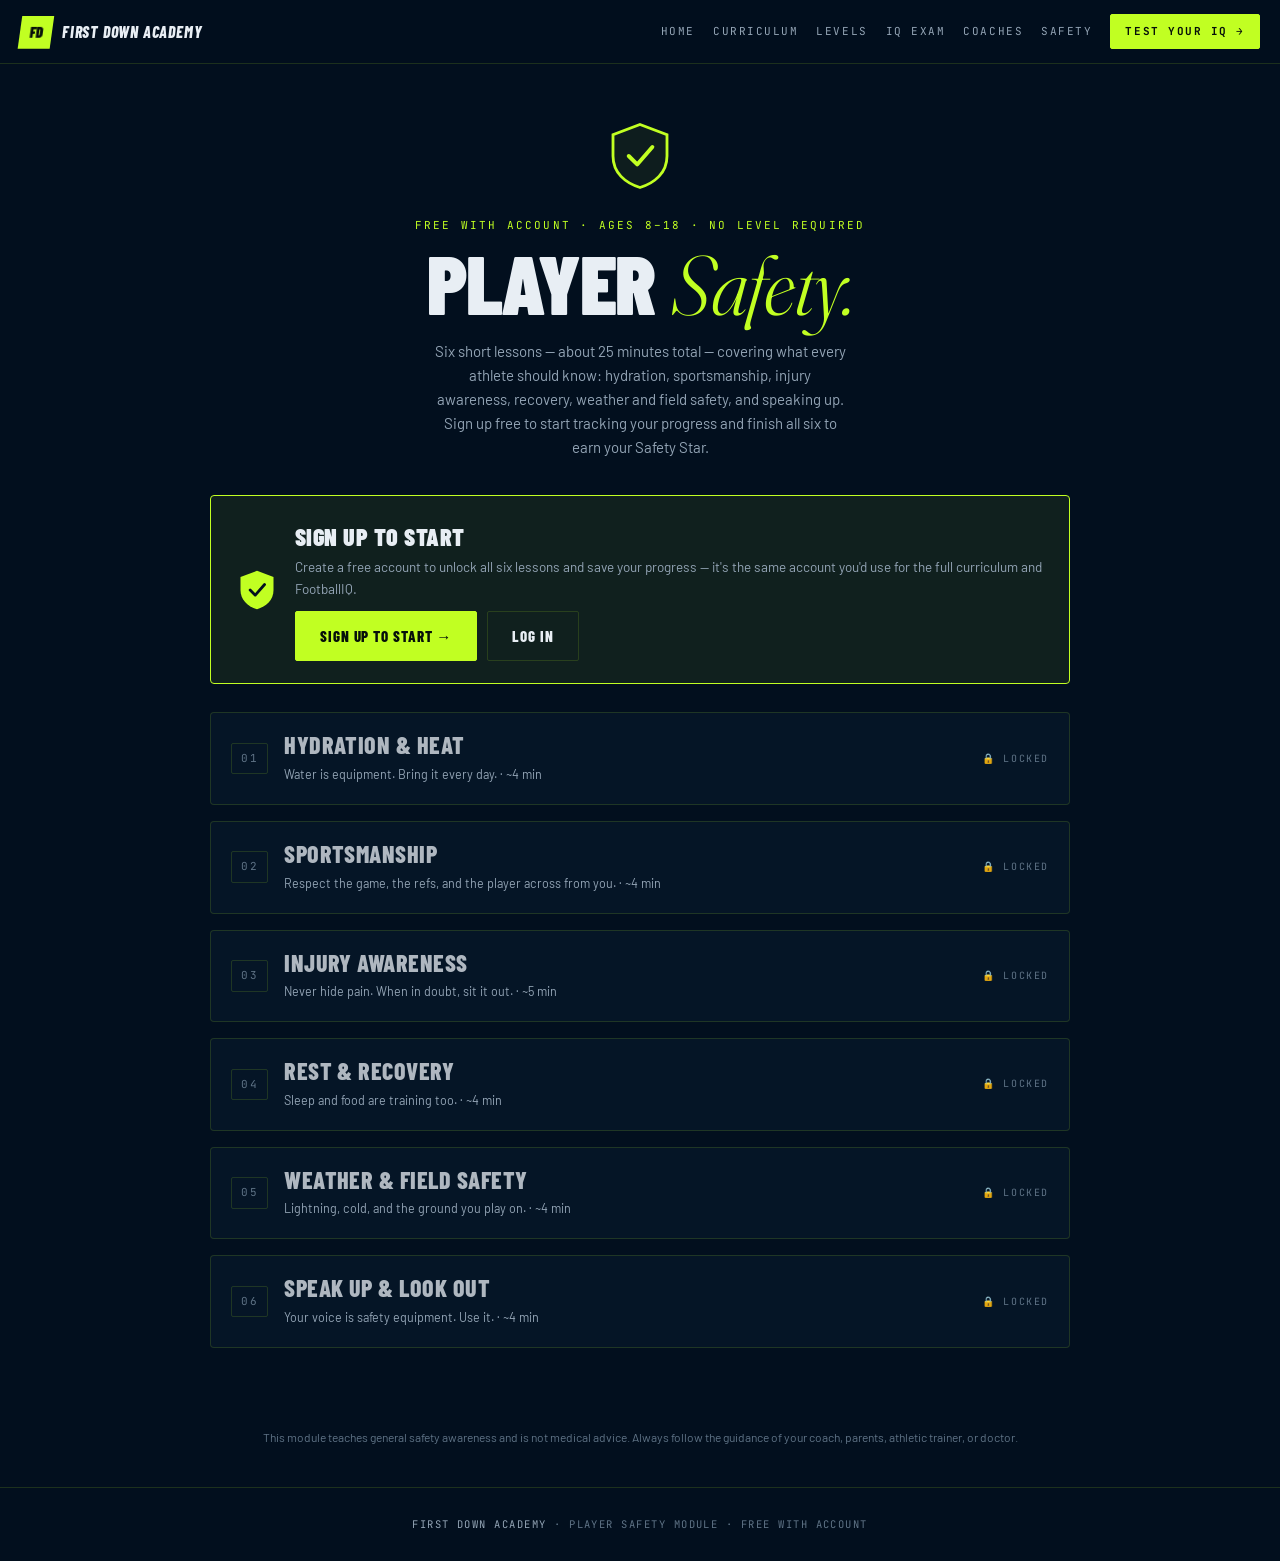
<file: safety.html>
<!DOCTYPE html>
<html lang="en">
<head>
<meta charset="UTF-8">
<meta name="viewport" content="width=device-width, initial-scale=1.0">
<title>Player Safety — First Down Academy</title>
<meta name="description" content="Free player safety module: hydration, sportsmanship, injury awareness, and recovery. For every athlete ages 8–18.">
<link rel="preconnect" href="https://fonts.googleapis.com">
<link href="https://fonts.googleapis.com/css2?family=Barlow+Condensed:ital,wght@0,700;0,800;0,900;1,700&family=Barlow:wght@400;500;600&family=JetBrains+Mono:wght@500;700&family=Fraunces:ital,opsz,wght@1,9..144,300&display=swap" rel="stylesheet">
<link rel="prefetch" href="index.html">
<link rel="prefetch" href="https://app.firstdownacademy.com/giq-exam.html">
<style>
:root{
  --bg:#020f1e; --bg2:#051526; --card:#0a1f36;
  --lime:#C1FF22; --border:rgba(193,255,34,.14);
  --muted:#93a4b5; --muted2:#5f7386;
  --fd:"Barlow Condensed",sans-serif; --fb:"Barlow",sans-serif;
  --fm:"JetBrains Mono",monospace; --fs:"Fraunces",serif;
}
*{margin:0;padding:0;box-sizing:border-box}
body{background:var(--bg);color:#e8eef4;font-family:var(--fb);line-height:1.6;-webkit-font-smoothing:antialiased}
a{color:inherit;text-decoration:none}
button{font-family:inherit;cursor:pointer}
:focus-visible{outline:2px solid var(--lime);outline-offset:2px;}
@media (prefers-reduced-motion: reduce){
  *,*::before,*::after{animation-duration:.01ms!important;transition-duration:.01ms!important;}
}

/* NAV */
.nav{position:sticky;top:0;z-index:50;height:64px;display:flex;align-items:center;justify-content:space-between;
  padding:0 20px;background:rgba(2,15,30,.88);backdrop-filter:blur(10px);border-bottom:1px solid var(--border)}
.nav-brand{display:flex;align-items:center;gap:10px}
.nav-mark{width:32px;height:32px;background:var(--lime);color:#06100a;display:grid;place-items:center;
  font-family:var(--fd);font-weight:900;font-size:15px;transform:skewX(-8deg)}
.nav-name{font-family:var(--fd);font-weight:800;font-style:italic;font-size:16px;letter-spacing:.05em;text-transform:uppercase}
.nav-back{font-family:var(--fm);font-size:11px;letter-spacing:.14em;text-transform:uppercase;color:var(--muted);
  border:1px solid var(--border);padding:8px 14px;border-radius:2px}
.nav-back:hover{color:var(--lime);border-color:var(--lime)}
.nav-right{display:flex;align-items:center;gap:18px}
.nav-link{font-family:var(--fm);font-size:11px;letter-spacing:.14em;text-transform:uppercase;color:var(--muted)}
.nav-link:hover{color:var(--lime)}
.nav-back{background:var(--lime);color:#06100a;border-color:var(--lime);font-weight:700}
.nav-back:hover{color:#06100a;filter:brightness(1.08)}
@media(max-width:760px){.nav-link{display:none}}

/* HERO */
.hero{max-width:900px;margin:0 auto;padding:56px 20px 36px;text-align:center}
.hero-shield{margin:0 auto 18px;width:72px;height:72px}
.eyebrow{font-family:var(--fm);font-size:11px;letter-spacing:.2em;text-transform:uppercase;color:var(--lime);margin-bottom:10px}
.hero h1{font-family:var(--fd);font-weight:900;font-size:clamp(48px,10vw,84px);line-height:.9;
  letter-spacing:-.02em;text-transform:uppercase}
.hero h1 .serif{font-family:var(--fs);font-style:italic;font-weight:300;color:var(--lime);text-transform:none}
.hero p{color:var(--muted);max-width:52ch;margin:16px auto 0;font-size:15px}

/* PROGRESS */
.progress{max-width:900px;margin:0 auto;padding:0 20px 28px}
.progress-track{height:6px;background:var(--card);border-radius:999px;overflow:hidden}
.progress-fill{height:100%;width:0%;background:var(--lime);border-radius:999px;transition:width .4s ease}
.progress-label{font-family:var(--fm);font-size:10px;letter-spacing:.16em;text-transform:uppercase;
  color:var(--muted2);margin-top:8px;text-align:right}

/* COMPLETE BANNER */
.complete{display:none;max-width:900px;margin:0 auto 28px;padding:0 20px}
.complete.show{display:block}
.complete-inner{border:1px solid var(--lime);background:rgba(193,255,34,.07);border-radius:4px;
  padding:22px 24px;display:flex;align-items:center;gap:16px}
.complete-inner svg{flex:none}
.complete-title{font-family:var(--fd);font-weight:900;font-size:24px;text-transform:uppercase;letter-spacing:.02em}
.complete-sub{font-size:13.5px;color:var(--muted)}

/* LESSON LIST */
.lessons{max-width:900px;margin:0 auto;padding:0 20px 80px;display:grid;gap:16px}
.lesson{background:var(--bg2);border:1px solid var(--border);border-radius:4px;overflow:hidden}
.lesson.locked .lesson-head{cursor:default}
.lesson.locked .lesson-title{opacity:.75}
.lesson-head{width:100%;display:grid;grid-template-columns:auto 1fr auto;gap:16px;align-items:center;
  padding:20px;background:none;border:0;color:inherit;text-align:left}
.lesson-num{font-family:var(--fm);font-size:11px;letter-spacing:.14em;color:var(--muted2);
  border:1px solid var(--border);padding:6px 9px;border-radius:2px}
.lesson-title{font-family:var(--fd);font-weight:800;font-size:24px;text-transform:uppercase;letter-spacing:.02em;line-height:1}
.lesson-sub{font-size:12.5px;color:var(--muted);margin-top:3px}
.lesson-state{font-family:var(--fm);font-size:10px;letter-spacing:.16em;text-transform:uppercase;color:var(--muted2)}
.lesson.done .lesson-state{color:var(--lime)}
.lesson.done .lesson-num{border-color:var(--lime);color:var(--lime)}

/* SLIDE AREA */
.lesson-body{display:none;border-top:1px solid var(--border)}
.lesson.open .lesson-body{display:block}
.slide{display:none;padding:26px 22px}
.slide.active{display:grid;grid-template-columns:1fr 200px;gap:24px;align-items:center}
@media(max-width:700px){.slide.active{grid-template-columns:1fr}.slide-art{order:-1;justify-self:center}}
.slide h3{font-family:var(--fd);font-weight:800;font-size:26px;text-transform:uppercase;margin-bottom:10px;color:#fff}
.slide p{font-size:14.5px;color:#c3cfda;margin-bottom:10px}
.slide ul{margin:0 0 10px 18px;font-size:14.5px;color:#c3cfda}
.slide li{margin-bottom:6px}
.slide .callout{border-left:3px solid var(--lime);background:rgba(193,255,34,.06);
  padding:12px 14px;font-size:13.5px;border-radius:0 3px 3px 0}
.slide-art{width:200px;height:200px}
.slide-nav{display:flex;align-items:center;justify-content:space-between;padding:0 22px 22px}
.slide-dots{font-family:var(--fm);font-size:11px;letter-spacing:.14em;color:var(--muted2)}
.btn{font-family:var(--fd);font-weight:800;font-size:15px;letter-spacing:.06em;text-transform:uppercase;
  padding:12px 24px;border-radius:2px;border:1px solid var(--border);background:none;color:#e8eef4}
.btn:hover{border-color:var(--lime);color:var(--lime)}
.btn-lime{background:var(--lime);color:#06100a;border-color:var(--lime)}
.btn-lime:hover{color:#06100a;filter:brightness(1.08)}
.btn[disabled]{opacity:.35;pointer-events:none}

/* QUIZ */
.quiz{padding:24px 22px;border-top:1px dashed var(--border)}
.quiz-label{font-family:var(--fm);font-size:10px;letter-spacing:.2em;text-transform:uppercase;color:var(--lime);margin-bottom:14px}
.q{margin-bottom:20px}
.q-text{font-weight:600;font-size:15px;margin-bottom:10px}
.q-opts{display:grid;gap:8px}
.opt{text-align:left;background:var(--card);border:1px solid var(--border);border-radius:3px;
  padding:11px 14px;font-size:14px;color:#dbe5ee}
.opt:hover{border-color:rgba(193,255,34,.45)}
.q.locked .opt{pointer-events:none;opacity:.55}
.q.locked .opt.correct{opacity:1;border-color:var(--lime);background:rgba(193,255,34,.1);color:#fff}
.q.locked .opt.wrong{opacity:1;border-color:#e05252;background:rgba(224,82,82,.08)}
.q-explain{display:none;margin-top:10px;font-size:13px;color:var(--muted);
  border-left:3px solid var(--lime);padding:8px 12px}
.q.locked .q-explain{display:block}
.quiz-done{display:none;margin-top:6px}
.quiz-done.show{display:block}

footer{border-top:1px solid var(--border);padding:28px 20px;text-align:center;
  font-family:var(--fm);font-size:10.5px;letter-spacing:.14em;text-transform:uppercase;color:var(--muted2)}
footer a{color:var(--muted)}
footer a:hover{color:var(--lime)}
.disclaimer{max-width:900px;margin:0 auto;padding:0 20px 40px;font-size:12px;color:var(--muted2);text-align:center}
</style>
</head>
<body>

<nav class="nav">
  <a class="nav-brand" href="index.html">
    <span class="nav-mark">FD</span>
    <span class="nav-name">First Down Academy</span>
  </a>
  <div class="nav-right">
    <a class="nav-link" href="index.html">Home</a>
    <a class="nav-link" href="program.html">Curriculum</a>
    <a class="nav-link" href="levels.html">Levels</a>
    <a class="nav-link" href="https://app.firstdownacademy.com/giq-exam.html">IQ Exam</a>
    <a class="nav-link" href="coaches.html">Coaches</a>
    <a class="nav-link" href="safety.html">Safety</a>
    <a class="nav-back" href="https://app.firstdownacademy.com/giq-exam.html">Test Your IQ →</a>
  </div>
</nav>

<header class="hero">
  <svg class="hero-shield" viewBox="0 0 64 64" fill="none" xmlns="http://www.w3.org/2000/svg" aria-hidden="true">
    <path d="M32 4 L56 13 V32 C56 47 45 56 32 60 C19 56 8 47 8 32 V13 Z" stroke="#C1FF22" stroke-width="2.5" fill="rgba(193,255,34,.06)"/>
    <path d="M22 32 L29.5 39.5 L43 24" stroke="#C1FF22" stroke-width="3.5" stroke-linecap="round" stroke-linejoin="round" fill="none"/>
  </svg>
  <div class="eyebrow">Free With Account · Ages 8–18 · No Level Required</div>
  <h1>Player <span class="serif">Safety.</span></h1>
  <p>Six short lessons — about 25 minutes total — covering what every athlete should know: hydration, sportsmanship, injury awareness, recovery, weather and field safety, and speaking up. Sign up free to start tracking your progress and finish all six to earn your Safety Star.</p>
</header>

<div class="complete show">
  <div class="complete-inner">
    <svg width="44" height="44" viewBox="0 0 64 64" fill="none" aria-hidden="true">
      <path d="M32 4 L56 13 V32 C56 47 45 56 32 60 C19 56 8 47 8 32 V13 Z" fill="#C1FF22"/>
      <path d="M22 32 L29.5 39.5 L43 24" stroke="#020f1e" stroke-width="4" stroke-linecap="round" stroke-linejoin="round" fill="none"/>
    </svg>
    <div>
      <div class="complete-title">Sign Up to Start</div>
      <div class="complete-sub">Create a free account to unlock all six lessons and save your progress — it's the same account you'd use for the full curriculum and FootballIQ.</div>
      <div style="margin-top:12px;display:flex;gap:10px;flex-wrap:wrap">
        <a class="btn btn-lime" href="https://app.firstdownacademy.com/auth.html?next=safety.html">Sign Up to Start →</a>
        <a class="btn" href="https://app.firstdownacademy.com/auth.html?tab=login&next=safety.html">Log In</a>
      </div>
    </div>
  </div>
</div>

<main class="lessons" id="lessons">
  <div class="lesson locked"><div class="lesson-head">
    <span class="lesson-num">01</span>
    <span><span class="lesson-title">Hydration &amp; Heat</span><div class="lesson-sub">Water is equipment. Bring it every day. · ~4 min</div></span>
    <span class="lesson-state">🔒 Locked</span>
  </div></div>
  <div class="lesson locked"><div class="lesson-head">
    <span class="lesson-num">02</span>
    <span><span class="lesson-title">Sportsmanship</span><div class="lesson-sub">Respect the game, the refs, and the player across from you. · ~4 min</div></span>
    <span class="lesson-state">🔒 Locked</span>
  </div></div>
  <div class="lesson locked"><div class="lesson-head">
    <span class="lesson-num">03</span>
    <span><span class="lesson-title">Injury Awareness</span><div class="lesson-sub">Never hide pain. When in doubt, sit it out. · ~5 min</div></span>
    <span class="lesson-state">🔒 Locked</span>
  </div></div>
  <div class="lesson locked"><div class="lesson-head">
    <span class="lesson-num">04</span>
    <span><span class="lesson-title">Rest &amp; Recovery</span><div class="lesson-sub">Sleep and food are training too. · ~4 min</div></span>
    <span class="lesson-state">🔒 Locked</span>
  </div></div>
  <div class="lesson locked"><div class="lesson-head">
    <span class="lesson-num">05</span>
    <span><span class="lesson-title">Weather &amp; Field Safety</span><div class="lesson-sub">Lightning, cold, and the ground you play on. · ~4 min</div></span>
    <span class="lesson-state">🔒 Locked</span>
  </div></div>
  <div class="lesson locked"><div class="lesson-head">
    <span class="lesson-num">06</span>
    <span><span class="lesson-title">Speak Up &amp; Look Out</span><div class="lesson-sub">Your voice is safety equipment. Use it. · ~4 min</div></span>
    <span class="lesson-state">🔒 Locked</span>
  </div></div>
</main>

<p class="disclaimer">This module teaches general safety awareness and is not medical advice. Always follow the guidance of your coach, parents, athletic trainer, or doctor.</p>

<footer>
  <a href="index.html">First Down Academy</a> · Player Safety Module · Free With Account
</footer>

</body>
</html>
</file>
